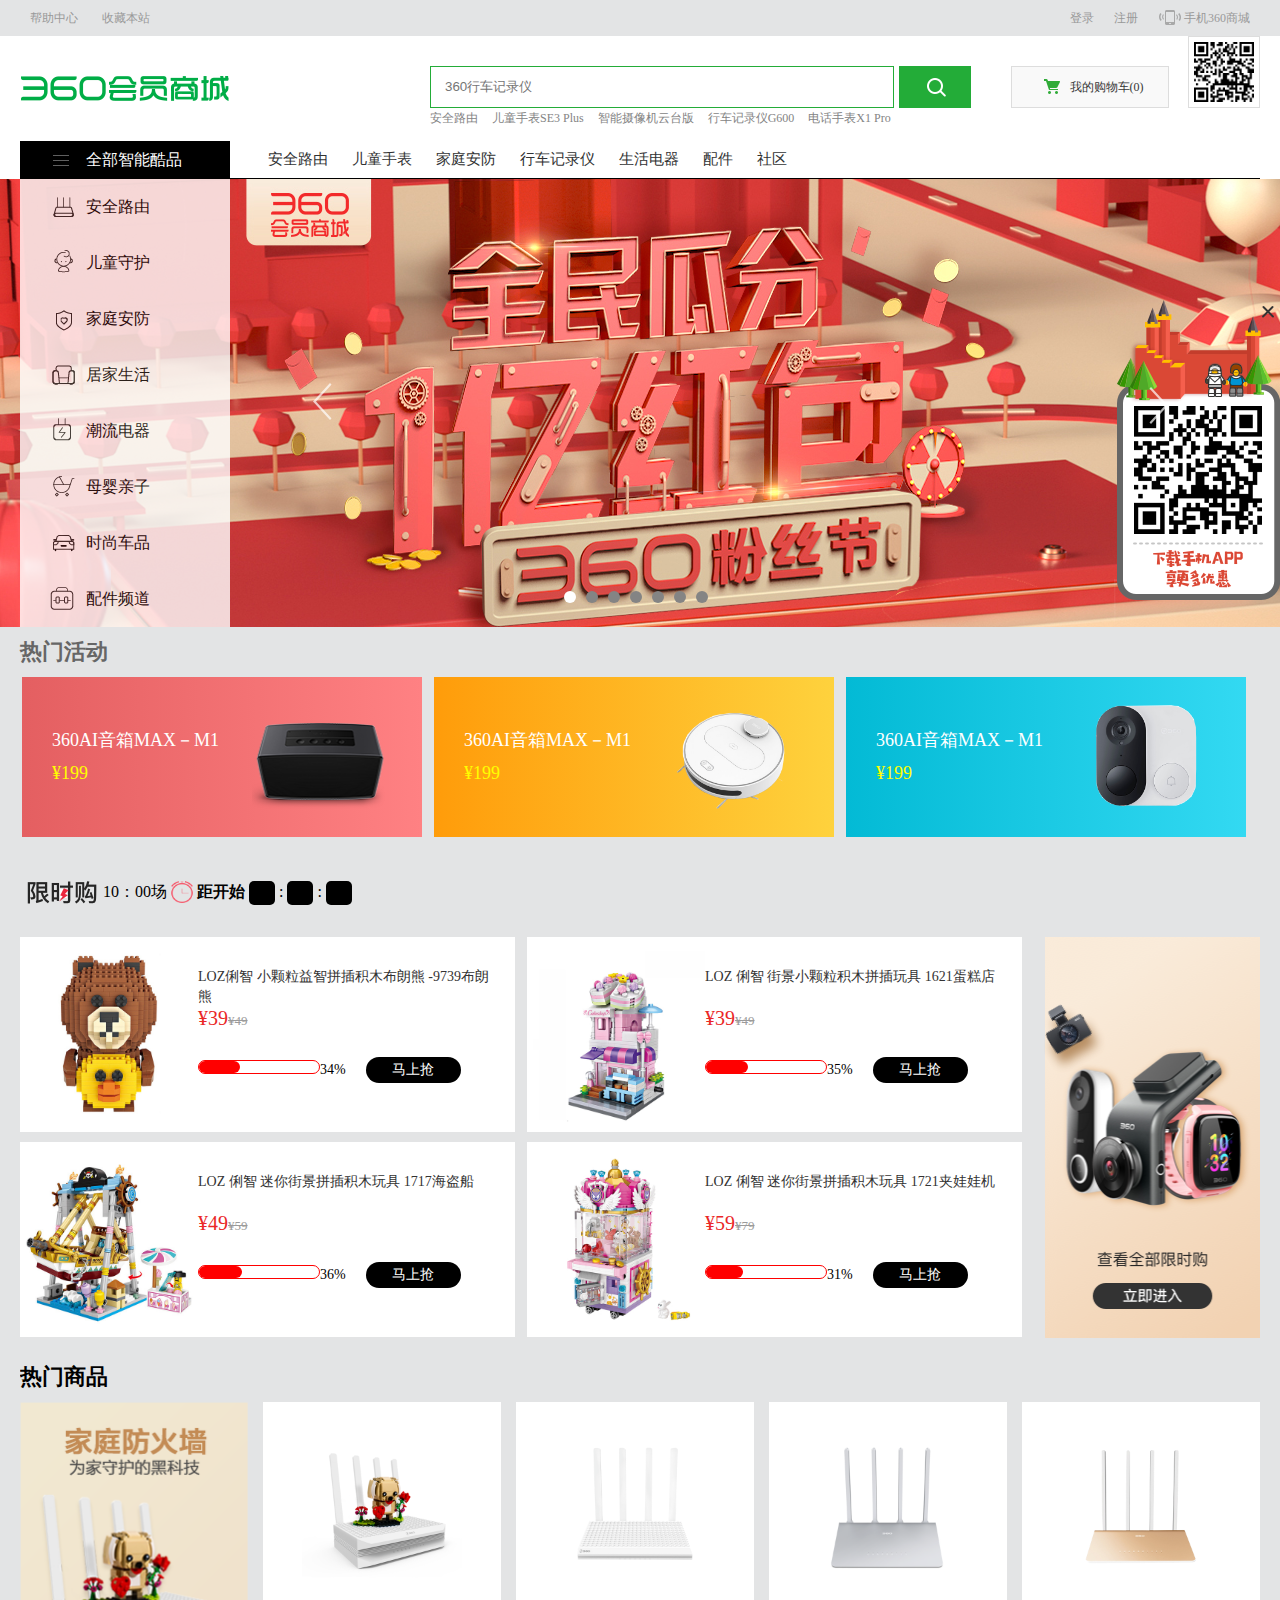
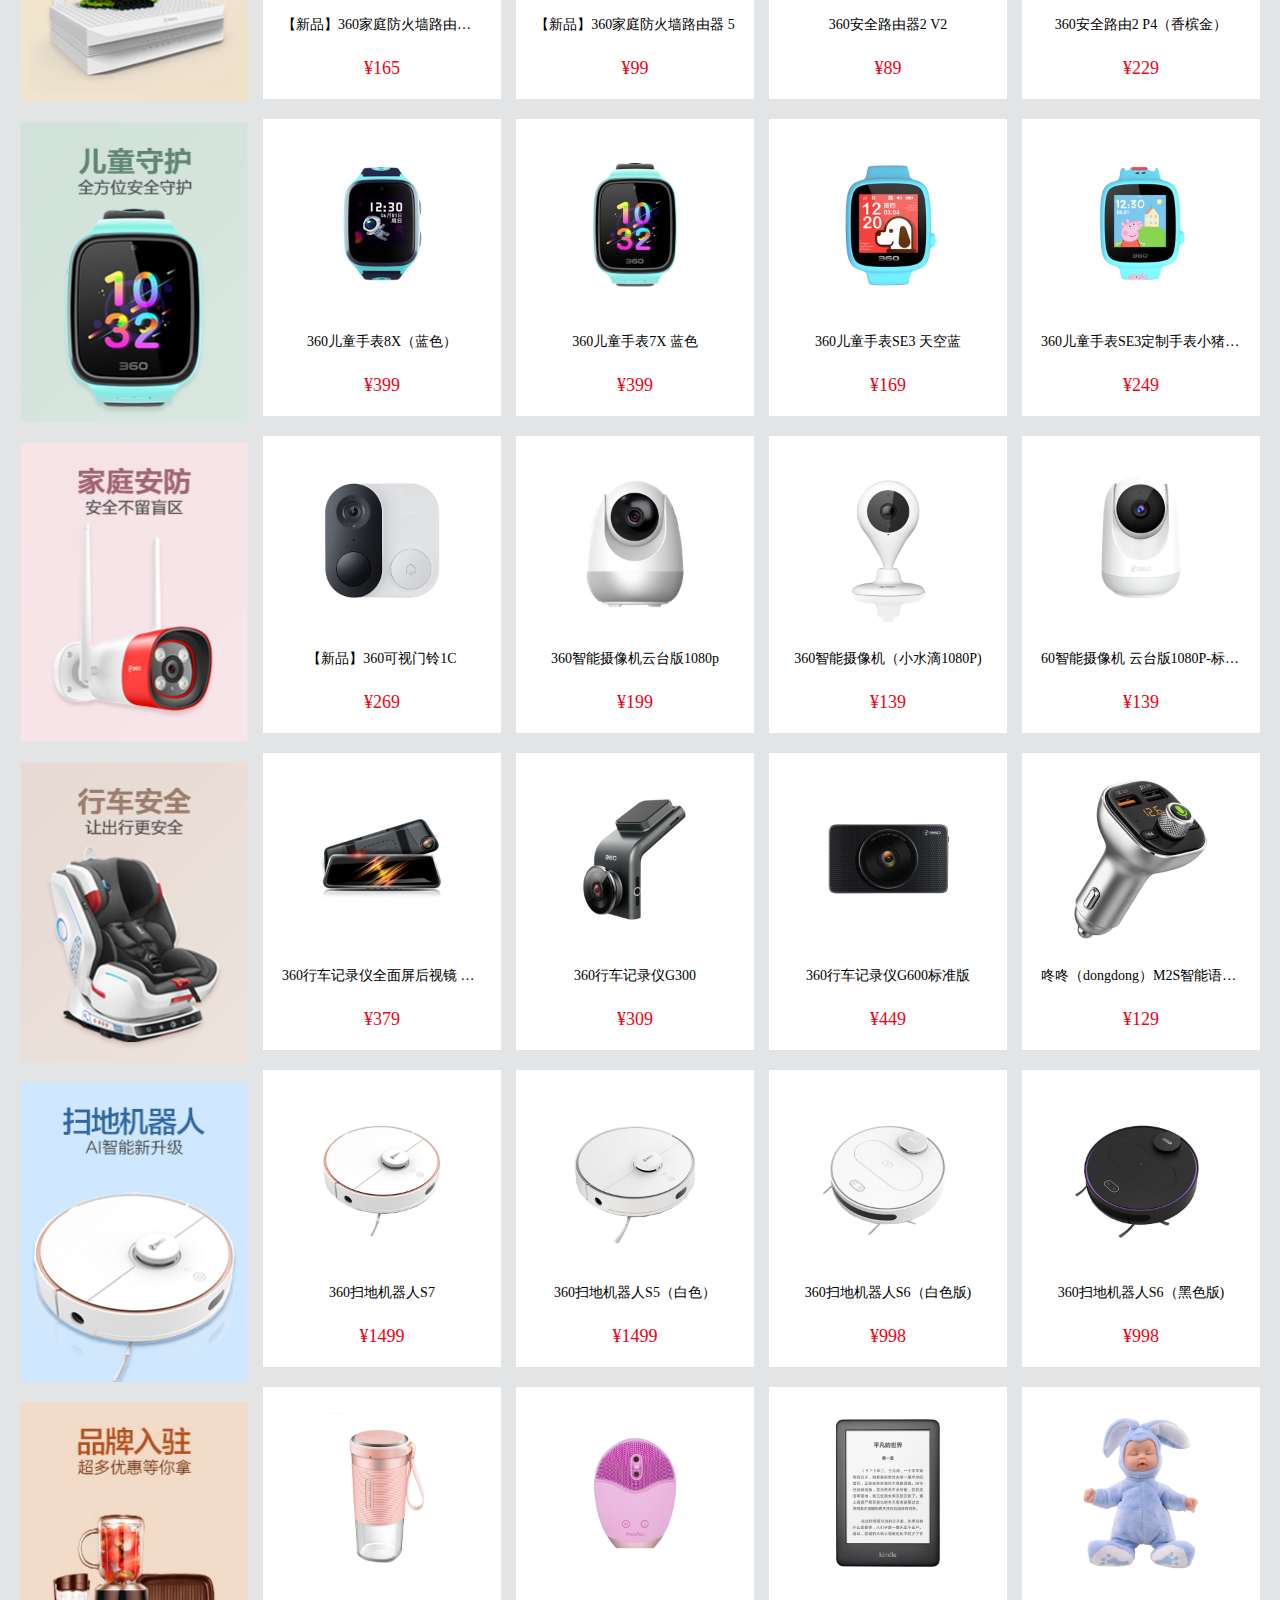
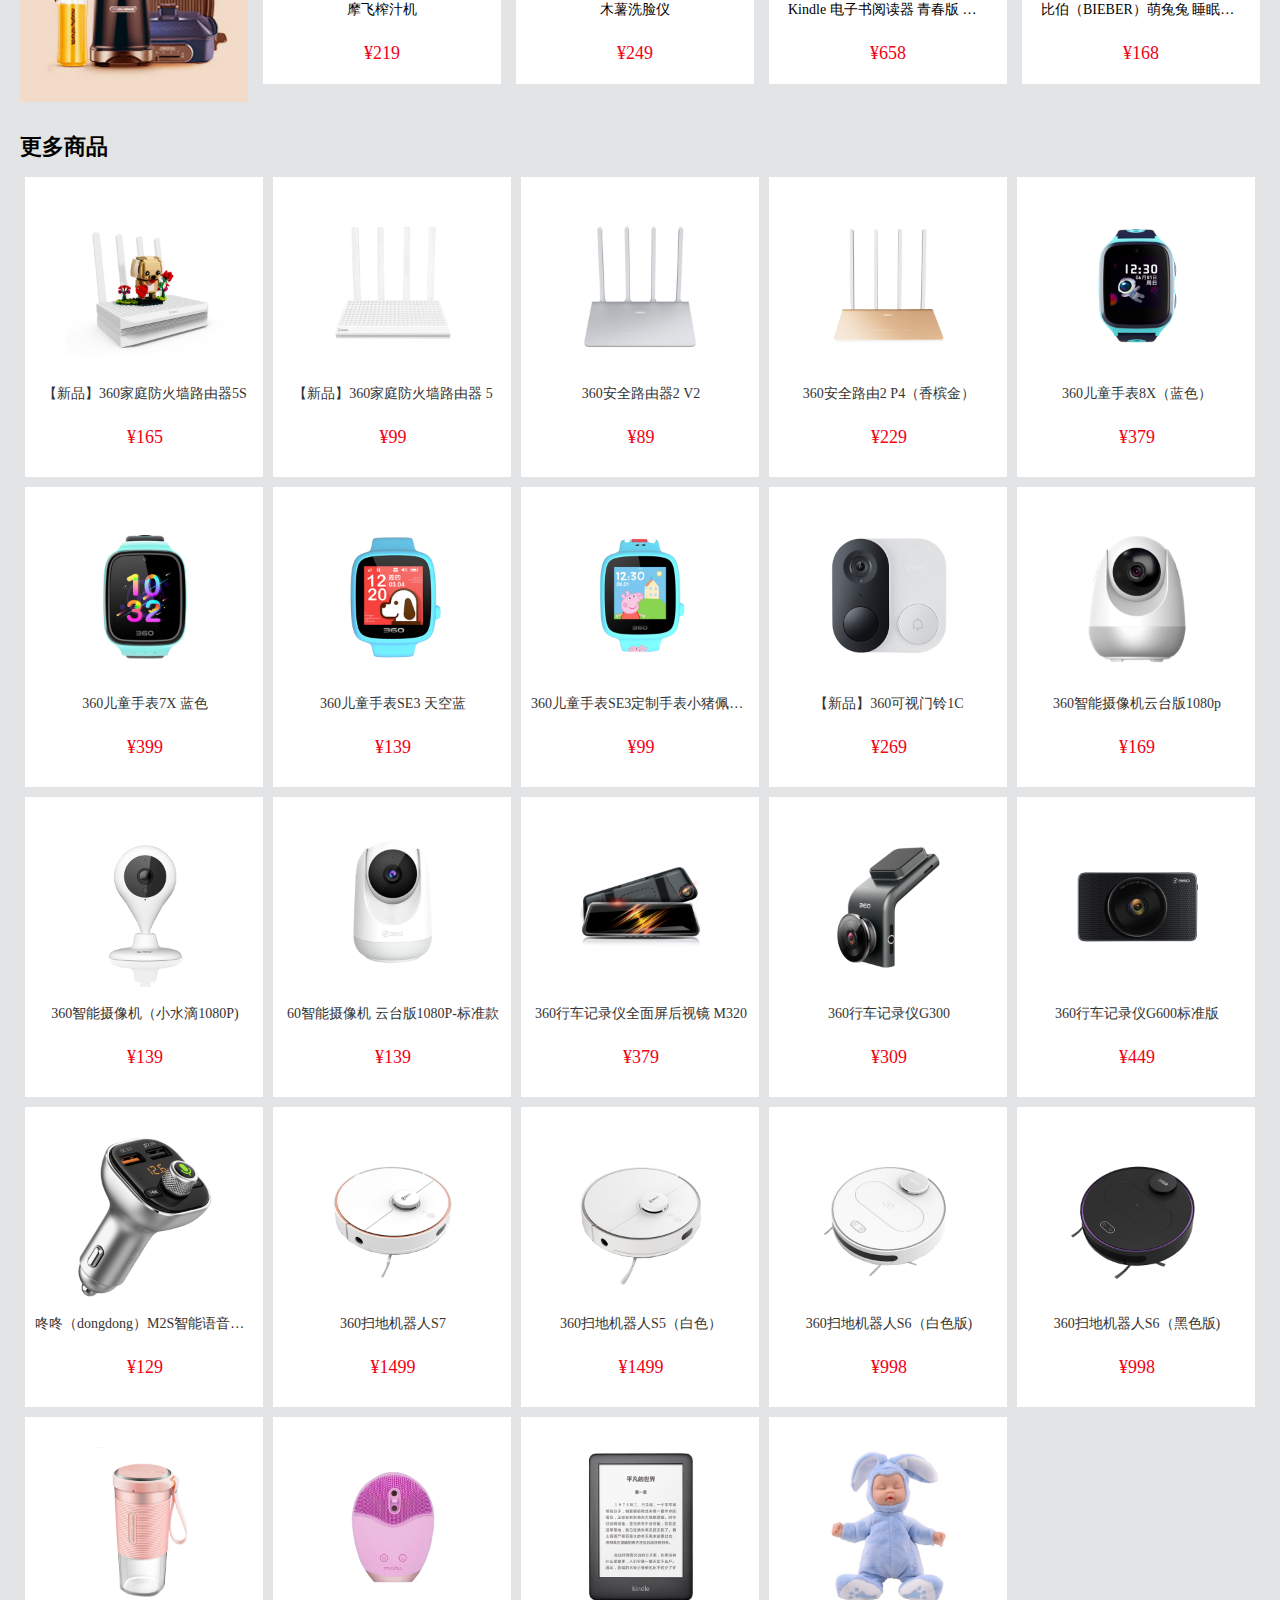
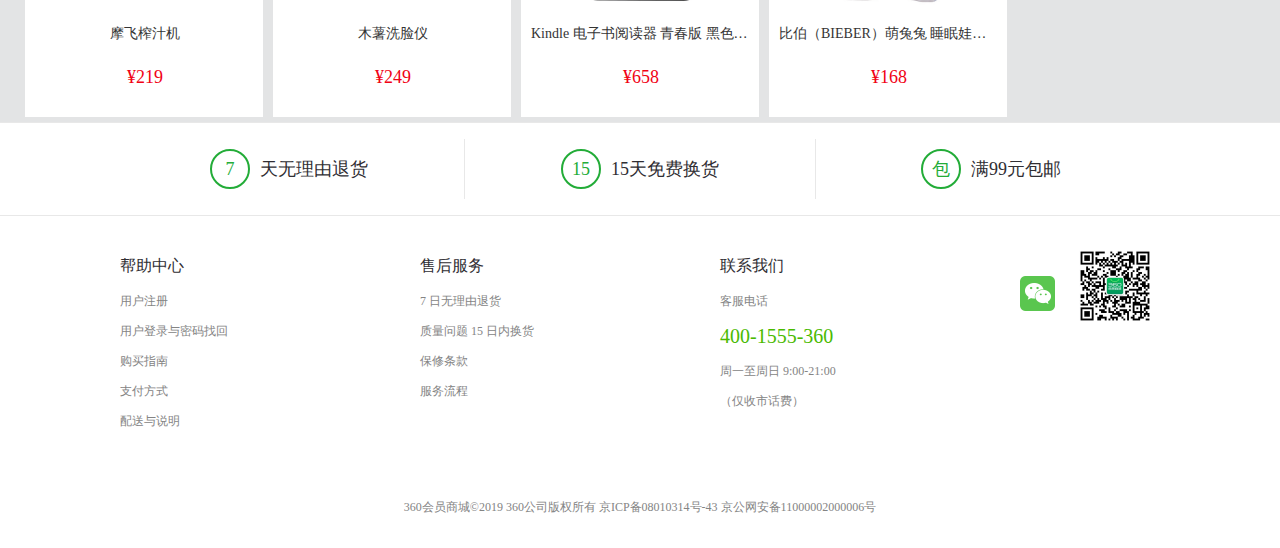
<file: index.html>
<!DOCTYPE html>
<html lang="en">
<head>
    <meta charset="UTF-8">
    <meta name="viewport" content="width=device-width, initial-scale=1.0">
    <meta http-equiv="X-UA-Compatible" content="ie=edge">
    <title>Document</title>
    <link  rel="stylesheet" type="text/css" href="css/header.css"/>
    <link  rel="stylesheet" type="text/css" href="css/index.css"/>
    <link  rel="stylesheet" type="text/css" href="css/foot.css"/>
    <link  rel="stylesheet" type="text/css" href="css/dengluzhuce.css"/>
</head>
<body>
   
        <!--顶部导航-->
        <div class="mod-header">
            <div class="top-contend">
                <div class="topdiva">
                    <a href="##">帮助中心</a>
                    <a href="##">收藏本站</a>
                </div>
                <!--登录注册-->
                <ul class="topul">
                    <li><a  class="denglu">登录</a></li>
                    <li><a  class="zhuce">注册</a></li>
                    <li><a href="##"><span></span>手机360商城</a></li>
                </ul>
                <div class="successdl">
                    <a class="suc-name"></a>
                    <ul>
                        <li class="tuichu-dl">退出</li>
                    </ul>
                </div>
            </div>
        </div>
                 
            <div class="godaohang">
                <!--360图标-->
                <div>
                    <img src="img/logoimg.png">
                </div>
                <div class="search">
                    <div>
                        <!--搜索表单-->
                        <form>
                            <input type="text" class="sinp" placeholder="360行车记录仪">
                            <input type="submit"  class="sub" value="">
                        </form>
                        <!--主要商品-->
                        <p>
                            <a href="##">安全路由</a>
                            <a href="##">儿童手表SE3 Plus</a>
                            <a href="##">智能摄像机云台版</a>
                            <a href="##">行车记录仪G600</a>
                            <a href="##"> 电话手表X1 Pro</a>
                        </p>
                    </div>
                    <!--进入购物车-->
                    <div class="logeincar">
                        <a  class="myshoppingcar  aflay"><span></span>我的购物车<span class="mygoods">(0)</span></a>
                        <div class="gohiderbox">
                            请<a href="##" class="sdenglu">登录</a>后查看您的购物车。
                        </div>
                    </div>

                </div>
                <!--扫二维码-->
                <div class="saomao">
                        <img src="img/topmar.png">
                        <div class="hiddenp">
                            <P>手机360商城</P>
                            <p>扫码下载</p>
                        </div>
                        
                    </div>
                
            </div>
            <!--导航栏-->
            <div class="daohanglan">
                <ul>
                    <li><a href="##"><span></span>全部智能酷品</a>
                        <ul class="right-list">
                            <li>
                                <a hre="##"><span></span>安全路由</a>
                                <div class="secend-leven">
                                    <div class="leven-left">
                                        <dl>
                                            <dt><a href="##">防火墙</a>＞</dt>
                                            <dd>
                                                <a href="##">360家庭防火墙5S</a>
                                                <a href="##">360家庭防火墙5</a>
                                                <a href="##">360家庭防火墙5c</a>
                                            </dd>
                                        </dl>
                                        <dl>
                                            <dt><a href="##">路由器</a>＞</dt>
                                            <dd>
                                                <a href="##">360安全路由P系列</a>
                                                <a href="##">360安全路由T系列</a>
                                                <a href="##">360安全路由V系列</a>
                                            </dd>
                                        </dl>
                                        <dl>
                                                <dt><a href="##">wifi扩展器</a>＞</dt>
                                                <dd>
                                                    <a href="##">360WiFi扩展器 R1</a>
                                                </dd>
                                        </dl>
                                        <dl>
                                            <dt><a href="##">随身wifi 3</a>＞</dt>
                                            <dd>
                                                <a href="##">360随身WiFi 3</a>
                                            </dd>
                                            </dl>

                                    </div>
                                    <img src="img/leven01.webp">

                                </div>
                               
                            </li>
                            <li>
                                <a hre="##"><span></span>儿童守护</a>
                                <div class="secend-leven">
                                        <div class="leven-left">
                                            <dl>
                                                <dt><a href="##">360儿童手表</a>＞</dt>
                                                <dd>
                                                    <a href="##">M1礼盒装</a>
                                                    <a href="##">8x</a>
                                                    <a href="##">x1系列</a>
                                                    <a href="##">7x</a>
                                                    <a href="##">7系列</a>
                                                    <a href="##">SE3系列</a>
                                                    <a href="##">巴迪龙6s</a>
                                                </dd>
                                            </dl>
                                            <dl>
                                                <dt><a href="##">Kido儿童手表</a>＞</dt>
                                                <dd>
                                                    <a href="##">K3系列</a>
                                                    <a href="##">V5系列</a>
                                                    <a href="##">F系列</a>
                                                    <a href="##">X3系列</a>
                                                    <a href="##">B1系列</a>
                                                </dd>
                                            </dl>
                                            <dl>
                                                    <dt><a href="##">手表配件</a>＞</dt>
                                                    <dd>
                                                        <a href="##">手表配件</a>
                                                    </dd>
                                            </dl>
                                         
                                        </div>
                                        <img src="img/leven02.webp">
    
                                    </div>
                            </li>
                            <li>
                                <a href="##"><span></span>家庭安防</a>
                                <div class="secend-leven">
                                        <div class="leven-left">
                                            <dl>
                                                <dt><a href="##">可视门铃</a>＞</dt>
                                                <dd>
                                                    <a href="##">360可视门铃</a>
                                                    <a href="##">360可视门铃1C</a>
                                                </dd>
                                            </dl>
                                                    
                                            <dl>
                                                <dt><a href="##">360智能摄像机</a>＞</dt>
                                                <dd>
                                                    <a href="##">户外红色警戒版</a>
                                                    <a href="##">云台版1080p</a>
                                                    <a href="##">云台标准款</a>
                                                    <a href="##">小水滴1080P</a>
                                                </dd>
                                            </dl>
                                            <dl>
                                                    <dt><a href="##">云录卡</a>＞</dt>
                                                    <dd>
                                                        <a href="##">360智能摄像机云录卡</a>
                                                    </dd>
                                            </dl>
                                            
    
                                        </div>
                                        <img src="img/leven03.webp">
    
                                    </div>
                                 

                                            
                            </li>
                            <li>
                                <a hre="##"><span></span>居家生活</a>
                                <div class="secend-leven">
                                        <div class="leven-left">
                                            <dl>
                                                <dt><a href="##"> 摩飞</a>＞</dt>
                                                <dd>
                                                    <a href="##">充电榨汁杯</a>
                                                    <a href="##">榨汁机</a>
                                                    <a href="##">电热水壶</a>
                                                    <a href="##">榨汁机梅森杯</a>
                                                </dd>
                                            </dl>
                                            <dl>
                                                <dt><a href="##">木薯</a>＞</dt>
                                                <dd>
                                                    <a href="##">电动硅胶洗脸仪</a>
                                                    <a href="##">电动黑头吸出仪</a>
                                                    <a href="##">眼唇按摩仪美眼仪</a>
                                                </dd>
                                            </dl>
                                            <dl>
                                                    <dt><a href="##">大嘴猴</a>＞</dt>
                                                    <dd>
                                                        <a href="##">手柄真空不锈钢保温杯</a>
                                                        <a href="##">不锈钢保温杯380ML</a>
                                                        <a href="##">不锈钢保温杯380ML</a>
                                                        
                                                    </dd>
                                            </dl>
                                            <dl>
                                                <dt><a href="##">桑代</a>＞</dt>
                                                <dd>
                                                    <a href="##">折叠式鞋盒</a>
                                                    <a href="##">空调挡风板</a>
                                                    <a href="##">拉杆购物车</a>
                                                    <a href="##">led灯椭圆化妆镜</a>
                                                    <a href="##">双层收纳盒</a>
                                                    <a href="##">无痕吸盘挂钩</a>
                                                    <a href="##">硅藻泥脚垫</a>
                                                </dd>
                                            </dl>
                                            <dl>
                                                <dt><a href="##">jeune premier</a>＞</dt>
                                                <dd>
                                                    <a href="##">大容量防水进口书包</a>
                                                    <a href="##">大容量防水进口中包</a>
                                                    <a href="##">可爱儿童包</a>
                                                    <a href="##">地图双肩包</a>
                                                </dd>
                                            </dl>
    
                                        </div>
                                        <img src="img/leven04.webp">
    
                                    </div>
                            </li>
    
                            <li>
                                <a hre="##"><span></span>潮流电器</a>
                                <div class="secend-leven">
                                        <div class="leven-left">
                                            <dl>
                                                <dt><a href="##">扫地机器人</a>＞</dt>
                                                <dd>
                                                    <a href="##">扫地机器人S7</a>
                                                    <a href="##">扫地机器人S6</a>
                                                    <a href="##">扫地机器人S5</a>
                                                </dd>
                                            </dl>
                                            <dl>
                                                <dt><a href="##">智能音箱</a>＞</dt>
                                                <dd>
                                                    <a href="##"> 360AI音箱MAX－M1 </a>
                                                    
                                                </dd>
                                            </dl>
                                            <dl>
                                                    <dt><a href="##">Kindle</a>＞</dt>
                                                    <dd>
                                                        <a href="##">电子书墨水屏</a>
                                                        <a href="##">经典版第四代</a>
                                                        <a href="##">咪咕版</a>
                                                        <a href="##">青春版 </a>
                                                    </dd>
                                            </dl>
                                            <dl>
                                                <dt><a href="##">V-MODA</a>＞</dt>
                                                <dd>
                                                    <a href="##">无线蓝牙耳机</a>
                                                    <a href="##">Remix无线蓝牙迷你音箱</a>
                                                    <a href="##">无线蓝牙入耳耳机</a>
                                                </dd>
                                            </dl>
                                            <dl>
                                                <dt><a href="##">Cross Humanity</a>＞</dt>
                                                <dd>
                                                    <a href="##">斗牛犬音响 </a>
                                                    
                                                </dd>
                                            </dl>
                                            <dl>
                                                <dt><a href="##">科大讯飞</a>＞</dt>
                                                <dd>
                                                    <a href="##">智能办公本</a>
                                                    <a href="##">家教机</a>
                                                    <a href="##">翻译机</a>
                                                    <a href="##">口袋翻译机</a>
                                                </dd>
                                            </dl>

    
                                        </div>
                                        <img src="img/leven05.webp">
    
                                    </div>
                            </li>

                      
                            <li>
                                <a hre="##"><span></span>母婴亲子</a>
                                <div class="secend-leven">
                                        <div class="leven-left">
                                            <dl>
                                                <dt><a href="##">360儿童周边</a>＞</dt>
                                                <dd>
                                                    <a href="##">儿童故事机</a>
                                                    <a href="##">防丢手环</a>
                                                </dd>
                                            </dl>
                                            <dl>
                                                <dt><a href="##">乐高</a>＞</dt>
                                                <dd>
                                                    <a href="##">机械组</a>
                                                    <a href="##">科技组</a>
                                                </dd>
                                            </dl>
                                            <dl>
                                                    <dt><a href="##">LOZ俐智</a>＞</dt>
                                                    <dd>
                                                        <a href="##">冰淇淋车</a>
                                                        <a href="##">汽车系列</a>
                                                        <a href="##">迷你街景</a>
                                                        <a href="##">动物系列</a>
                                                        <a href="##">街景系列</a>
                                                        <a href="##">星座系列</a>
                                                    </dd>
                                            </dl>
                                            <dl>
                                                <dt><a href="##">比伯</a>＞</dt>
                                                <dd>
                                                    <a href="##">萌兔兔</a>
                                                    <a href="##">萌怪小熊</a>
                                                </dd>
                                            </dl>
                                            <dl>
                                                <dt><a href="##">法国豆豆</a>＞</dt>
                                                <dd>
                                                    <a href="##">独角兽钥匙扣</a>
                                                    <a href="##">独角兽毛绒玩具</a>
                                                    <a href="##">豆豆兔玩伴</a>
                                                    <a href="##">大号独角兽 </a>
                                                </dd>
                                            </dl>
                                            <dl>
                                                <dt><a href="##">绘特美</a>＞</dt>
                                                <dd>
                                                    <a href="##">儿童涂鸦画板</a>
                                                </dd>
                                            </dl>
    
                                        </div>
                                        <img src="img/leven06.webp">
    
                                    </div>
                            </li>
      
                            <li>
                                <a hre="##"><span></span>时尚车品</a>
                                <div class="secend-leven">
                                        <div class="leven-left">
                                            <dl>
                                                <dt><a href="##">行车记录仪</a>＞</dt>
                                                <dd>
                                                    <a href="##">新品 M320</a>
                                                    <a href="##">智能云镜S600</a>
                                                    <a href="##">G600标准版</a>
                                                    <a href="##">G300</a>
                                                    <a href="##">J501P</a>
                                                    <a href="##">后视镜版M301P</a>
                                                    <a href="##">其他</a>
                                                </dd>
                                            </dl>
                                            <dl>
                                                <dt><a href="##">安全座椅</a>＞</dt>
                                                <dd>
                                                    <a href="##">安全座椅智能头等舱</a>
                                                    <a href="##">安全座椅时尚舒适舱</a>
                                                    <a href="##">360安全路由V系列</a>
                                                </dd>
                                            </dl>
                                            <dl>
                                                    <dt><a href="##">车载电器</a>＞</dt>
                                                    <dd>
                                                        <a href="##">胎压监测仪</a>
                                                        <a href="##">咚咚M2系列</a>
                                                        <a href="##">咚咚M1系列</a>
                                                        <a href="##">其他</a>
                                                    </dd>
                                            </dl>
                                            
    
                                        </div>
                                        <img src="img/leven07.webp">
    
                                    </div>
                            </li>
     
                            <li>
                                <a hre="##"><span></span>配件频道</a>
                                <div class="secend-leven">
                                        <div class="leven-left">
                                            <dl>
                                                <dt><a href="##">车品配件</a>＞</dt>
                                                <dd>
                                                    <a href="##">行车记录仪专用支架</a>
                                                    <a href="##">车载充电器</a>
                                                    <a href="##">行车记录仪蓝牙按键</a>
                                                    <a href="##">车载手机支架</a>
                                                </dd>
                                            </dl>
                                            <dl>
                                                <dt><a href="##">扫地机配件</a>＞</dt>
                                                <dd>
                                                    <a href="##">边刷</a>
                                                    <a href="##">拖布</a>
                                                    <a href="##">其他</a>
                                                  
                                                </dd>
                                            </dl>
                                            <dl>
                                                    <dt><a href="##">手表配件</a>＞</dt>
                                                    <dd>
                                                        <a href="##">表带</a>
                                                    </dd>
                                            </dl>
                                            
    
                                        </div>
                                        <img src="img/leven08.webp">
    
                                    </div>
                            </li>
                           
                        </ul>


                    </li>
                    <li class="dcomna"><a href="##">安全路由</a></li>
                    <li class="dcomna"><a href="##">儿童手表</a></li>
                    <li class="dcomna"><a href="##">家庭安防</a></li>
                    <li class="dcomna"><a href="##">行车记录仪</a></li>
                    <li class="dcomna"><a href="##">生活电器</a></li>
                    <li class="dcomna"><a href="##">配件</a></li>
                    <li class="dcomna"><a href="##">社区</a></li>

                </ul>
            </div>
            <!--轮播图-->
            <div class="lunbobox">
                <a href="##"></a>
                <a href="##"></a>
                <a href="##"></a>
                <a href="##"></a>
                <a href="##"></a>
                <a href="##"></a>
                <a href="##"></a>
                <!--轮播圆点切换-->
                <ul>
                    <li class="active"></li>
                    <li></li>
                    <li></li>
                    <li></li>
                    <li></li>
                    <li></li>
                    <li></li>
                </ul>
                <!--轮播左右切换-->
                <div class="golift"><span></span></div>
                <div class="goright"><span></span></div>
               

            </div>
    <div class="master">   
            <!--热门活动商品-->
            <div class="concent1">
                <h2>热门活动</h2>
                <ul>
                    <li>
                        <a href="##">
                            <div>
                                <p>360AI音箱MAX－M1</p>
                                <p>¥199</p>
                            </div>
                            <img src="img/sping01.png">
                        </a>
                    </li>
                    <li>
                        <a href="##">
                            <div>
                                <p>360AI音箱MAX－M1</p>
                                <p>¥199</p>
                            </div>
                            <img src="img/sping02.png">
                        </a>
                    </li>
                    <li>
                        <a href="##">
                            <div>
                                <p>360AI音箱MAX－M1</p>
                                <p>¥199</p>
                            </div>
                            <img src="img/sping03.png">
                        </a>
                    </li>

                </ul>
           </div>

            <!--限时抢购-->
           <div class="xianshigo">
               <!--限时购倒计时-->
               <ul>
                   <li><img src="img/tit-seckill.png"></li>
                   <li><span class="hidspan">明日</span>10：00场</li>
                   <li><b class="time-stare">距开始</b><span class="spanH"></span>:<span class="spanM"></span>:<span class="spanS"></span></li>
               </ul>

           </div>
           <!--限时购商品板块-->
           <div class="content-rubshopping">
               <ul class="time-goods">
                   <!-- <li>
                        <a href="##"><img src="img/qgimg01.png"></a>
                        <div class="text-box">
                            <p>咚咚驾驶 M1S 智能语音车载MP3蓝牙播放器 黑檀木</p>
                            <p><span class="price">¥199</span><span class="cur-price">¥229</span></p>
                            <p>
                                <span><b></b></span><i>38%</i>
                                <a>马上抢</a>
                            </p>
                        </div>
                   </li> -->

               </ul>
               <a href="##"><img src="img/xianshigoright.png"></a>
           </div>
         <!--热门商品板块-->
           <div class="hot-goods">
               <h3>热门商品</h3>
               <ul>
                   <li><a href="##"><img src="img/sp01.png"></a></li>
                   <li><a href="##"><img src="img/sp02.png"></a></li>
                   <li><a href="##"><img src="img/sp03.png"></a></li>
                   <li><a href="##"><img src="img/sp04.png"></a></li>
                   <li><a href="##"><img src="img/sp05.jpg"></a></li>
                   <li><a href="##"><img src="img/sp06.png"></a></li>
               </ul>
               <ul class="hot-list">
                   <!-- <li>
                       <a href="##">
                            <div><img src="img/sp01img01.png"></div>
                            <P>【新品】360家庭防火墙路由器</P>
                            <P>¥160</P>
                        </a>
                   </li> -->

               </ul>
           </div>
           <div class="mover-goods">
               <h3>更多商品</h3>
               <ul class="more-list">
                   <!-- <li>
                       <a href="##">
                            <div><img src="img/sp01img01.png"></div>
                            <P>【新品】360家庭防火墙路由器</P>
                            <P>¥160</P>
                        </a>
                   </li>  -->
                   
               </ul>
           </div>

    





    </div>
        <!--尾部导航-->
        <div class="foot-banner">
            <ul>
                <li><a href="##"><span>7</span>天无理由退货</a></li>
                <li><a href="##"><span>15</span>15天免费换货</a></li>
                <li><span>包</span>满99元包邮</li>
            </ul>

        </div>
        <!--尾部板块-->
        <div class="footer">
            <ul>
                <li>帮助中心</li>
                <li><a href="##">用户注册</a></li>
                <li><a href="##">用户登录与密码找回</a></li> 
                <li><a href="##">购买指南</a></li>
                <li><a href="##">支付方式</a></li>
                <li><a href="##">配送与说明</a></li>
            </ul>
            <ul>
                <li>售后服务</li>
                <li><a href="##">7 日无理由退货</a></li>
                <li><a href="##">质量问题 15 日内换货</a></li> 
                <li><a href="##">保修条款</a></li>
                <li><a href="##">服务流程</a></li>
                
            </ul>
            <ul>
                <li>联系我们</li>
                <li>客服电话</li>
                <li>400-1555-360</li> 
                <li>周一至周日 9:00-21:00</li>
                <li>（仅收市话费）</li>
                    
            </ul>
            <ul>
                <li>
                    <a href="##"><img src="img/weixin.png"></a>
                </li>
                <li>
                    <img src="img/imgmar.png">
                </li>
            </ul>
                
        </div>
        
        <!--版权声明-->
        <div class="footersing">
            <P>360会员商城©2019 360公司版权所有 京ICP备08010314号-43 京公网安备11000002000006号</P>
        </div>
   




        
    

    
</body>
</html>
<script type="text/javascript" src="js/jquery-1.11.3.js"></script>
<script type="text/javascript" src="js/index.js"></script>
<script type="text/javascript" src="js/denglu.js"></script>
<script type="text/javascript" src="js/zhuce.js"></script>
</file>
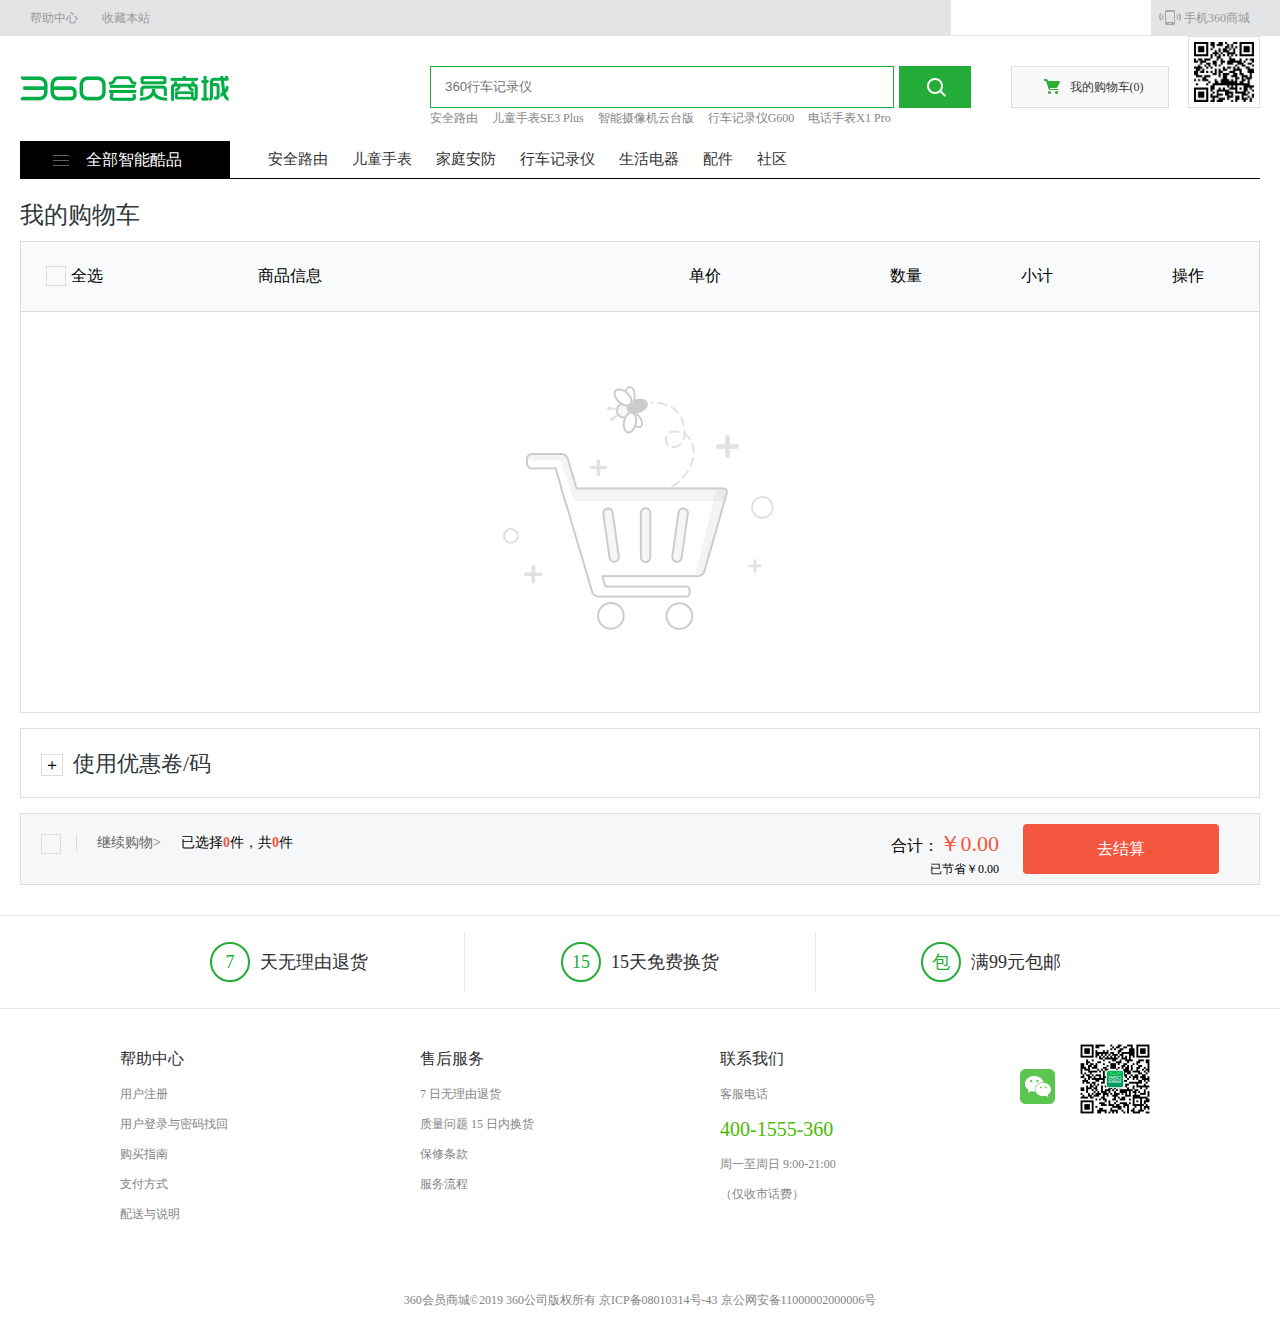
<file: shoppingcar.html>
<!DOCTYPE html>
<html lang="en">
<head>
    <meta charset="UTF-8">
    <meta name="viewport" content="width=device-width, initial-scale=1.0">
    <meta http-equiv="X-UA-Compatible" content="ie=edge">
    <title>Document</title>
    <link  rel="stylesheet" type="text/css" href="css/header.css"/>
    <link  rel="stylesheet" type="text/css" href="css/foot.css"/>
    <link  rel="stylesheet" type="text/css" href="css/shoppingcar.css"/>
</head>
<body>
<!--顶部导航-->
<div class="mod-header">
        <div class="top-contend">
            <div class="topdiva">
                <a href="##">帮助中心</a>
                <a href="##">收藏本站</a>
            </div>
            <!--登录注册-->
            <ul class="topul">
                <li><a  class="denglu">登录</a></li>
                <li><a  class="zhuce">注册</a></li>
                <li><a href="##"><span></span>手机360商城</a></li>
            </ul>
            <div class="successdl">
                <a class="suc-name"></a>
                <ul>
                    <li class="tuichu-dl">退出</li>
                </ul>
            </div>
        </div>
    </div>
             
        <div class="godaohang">
            <!--360图标-->
            <div>
                <img src="img/logoimg.png">
            </div>
            <div class="search">
                <div>
                    <!--搜索表单-->
                    <form>
                        <input type="text" class="sinp" placeholder="360行车记录仪">
                        <input type="submit"  class="sub" value="">
                    </form>
                    <!--主要商品-->
                    <p>
                        <a href="##">安全路由</a>
                        <a href="##">儿童手表SE3 Plus</a>
                        <a href="##">智能摄像机云台版</a>
                        <a href="##">行车记录仪G600</a>
                        <a href="##"> 电话手表X1 Pro</a>
                    </p>
                </div>
                <!--进入购物车-->
                <div class="logeincar">
                    <a  class="myshoppingcar  aflay"><span></span>我的购物车<span class="mygoods">(0)</span></a>
                    <div class="gohiderbox">
                        请<a href="##" class="sdenglu">登录</a>后查看您的购物车。
                    </div>
                </div>

            </div>
            <!--扫二维码-->
            <div class="saomao">
                    <img src="img/topmar.png">
                    <div class="hiddenp">
                        <P>手机360商城</P>
                        <p>扫码下载</p>
                    </div>
                    
                </div>
            
        </div>
        <!-- 导航栏 -->
        <div class="daohanglan">
                <ul>
                    <li><a href="##"><span></span>全部智能酷品</a></li>
                    <li class="dcomna"><a href="##">安全路由</a></li>
                    <li class="dcomna"><a href="##">儿童手表</a></li>
                    <li class="dcomna"><a href="##">家庭安防</a></li>
                    <li class="dcomna"><a href="##">行车记录仪</a></li>
                    <li class="dcomna"><a href="##">生活电器</a></li>
                    <li class="dcomna"><a href="##">配件</a></li>
                    <li class="dcomna"><a href="##">社区</a></li>

                </ul>
        </div>
        

        <div class="goodsbox">
               <h2>我的购物车</h2>
               <div class="divlist">
                   <table class="tab">
                       <thead>
                           <tr>
                               <td><span class="btn-all"  aria-checked="false">√</span>全选</td>
                               <td></td>
                               <td>商品信息</td>
                               <td>单价</td>
                               <td>数量</td>
                               <td>小计</td>
                               <td>操作</td>
                           </tr>
                       </thead>
                       <tbody class="trbox">
                            <!-- <tr>
                                <td><span class="choosegoods"  aria-checked="false">√</span></td>
                                <td><img src="img/tu01xqimgmin01.png"></td>
                                <td>【新品】360家庭防火墙路由器 5</td>
                                <td>￥99.00</td>
                                <td><button class="btn-red">-</button><span>1</span><button class="btn-add">+</button></td>
                                <td>￥99.00</td>
                                <td><span class="shanchu">X</span></td>
                            </tr>
                            <tr>
                                <td><span class="choosegoods"  aria-checked="false">√</span></td>
                                <td><img src="img/tu01xqimgmin01.png"></td>
                                <td>【新品】360家庭防火墙路由器 5</td>
                                <td>￥99.00</td>
                                <td><button class="btn-red">-</button><span>1</span><button class="btn-add">+</button></td>
                                <td>￥99.00</td>
                                <td><span class="shanchu">X</span></td>
                            </tr>
                            <tr>
                                <td><span class="choosegoods"  aria-checked="false">√</span></td>
                                <td><img src="img/tu01xqimgmin01.png"></td>
                                <td>【新品】360家庭防火墙路由器 5</td>
                                <td>￥99.00</td>
                                <td><button class="btn-red">-</button><span>1</span><button class="btn-add">+</button></td>
                                <td>￥99.00</td>
                                <td><span class="shanchu">X</span></td>
                            </tr> -->
                        </tbody>

                   </table>
                   <div class="empty-car">
                       <img src="img/empty-cart.png">
                   </div>

               </div>
               <div class="youhui">
                   <span>＋</span>
                   <h2>使用优惠卷/码</h2>
               </div>
               <diV class="states">
                   <div>
                       <span class="btn-all" aria-checked="false">√</span>
                       <a href="index.html">继续购物></a>
                       <span>已选择<b class="choosed">0</b>件，共<b class="All-goods">0</b>件</span>
                   </div>

                   <div>
                       <p>合计：<span class="allvalue">￥0.00</span></p>
                       <p>已节省<span class="savemoney">￥0.00</span></p>

                   </div>
                   <a href="##" class="gosuanzhang">去结算</a>

               </diV>



        </div>







         <!--尾部导航-->
         <div class="foot-banner">
            <ul>
                <li><a href="##"><span>7</span>天无理由退货</a></li>
                <li><a href="##"><span>15</span>15天免费换货</a></li>
                <li><span>包</span>满99元包邮</li>
            </ul>

        </div>
        <!--尾部板块-->
        <div class="footer">
            <ul>
                <li>帮助中心</li>
                <li><a href="##">用户注册</a></li>
                <li><a href="##">用户登录与密码找回</a></li> 
                <li><a href="##">购买指南</a></li>
                <li><a href="##">支付方式</a></li>
                <li><a href="##">配送与说明</a></li>
            </ul>
            <ul>
                <li>售后服务</li>
                <li><a href="##">7 日无理由退货</a></li>
                <li><a href="##">质量问题 15 日内换货</a></li> 
                <li><a href="##">保修条款</a></li>
                <li><a href="##">服务流程</a></li>
                
            </ul>
            <ul>
                <li>联系我们</li>
                <li>客服电话</li>
                <li>400-1555-360</li> 
                <li>周一至周日 9:00-21:00</li>
                <li>（仅收市话费）</li>
                    
            </ul>
            <ul>
                <li>
                    <a href="##"><img src="img/weixin.png"></a>
                </li>
                <li>
                    <img src="img/imgmar.png">
                </li>
            </ul>
                
        </div>
        
        <!--版权声明-->
        <div class="footersing">
            <P>360会员商城©2019 360公司版权所有 京ICP备08010314号-43 京公网安备11000002000006号</P>
        </div>
   






    
</body>
</html>
<script src="js/jquery-1.11.3.js"></script>
<script src="js/shoppcar.js"></script>
</file>
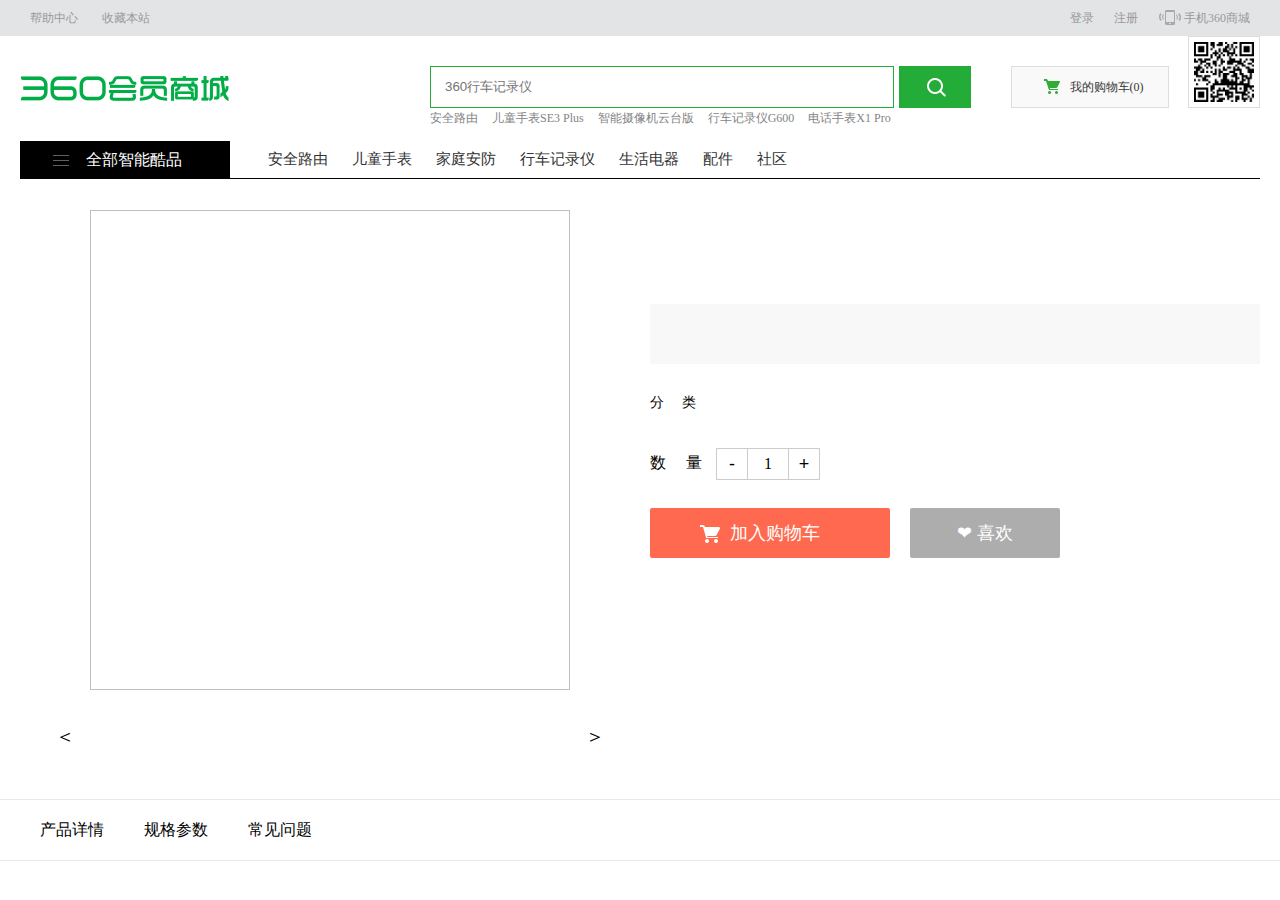
<file: xiangqing.html>
<!DOCTYPE html>
<html lang="en">
<head>
    <meta charset="UTF-8">
    <meta name="viewport" content="width=device-width, initial-scale=1.0">
    <meta http-equiv="X-UA-Compatible" content="ie=edge">
    <title>Document</title>
    <link  rel="stylesheet" type="text/css" href="css/header.css"/>
    <link  rel="stylesheet" type="text/css" href="css/dengluzhuce.css"/>
    <link  rel="stylesheet" type="text/css" href="css/xiangqing.css"/>
</head>
<body>
     <!--顶部导航-->
       <div class="mod-header">
            <div class="top-contend">
                <div class="topdiva">
                    <a href="##">帮助中心</a>
                    <a href="##">收藏本站</a>
                </div>
                <!--登录注册-->
                <ul class="topul">
                    <li><a  class="denglu">登录</a></li>
                    <li><a  class="zhuce">注册</a></li>
                    <li><a href="##"><span></span>手机360商城</a></li>
                </ul>
                <div class="successdl">
                    <a class="suc-name"></a>
                    <ul>
                        <li class="tuichu-dl">退出</li>
                    </ul>
                </div>
            </div>
        </div>
                 
            <div class="godaohang">
                <!--360图标-->
                <div>
                    <img src="img/logoimg.png">
                </div>
                <div class="search">
                    <div>
                        <!--搜索表单-->
                        <form>
                            <input type="text" class="sinp" placeholder="360行车记录仪">
                            <input type="submit"  class="sub" value="">
                        </form>
                        <!--主要商品-->
                        <p>
                            <a href="##">安全路由</a>
                            <a href="##">儿童手表SE3 Plus</a>
                            <a href="##">智能摄像机云台版</a>
                            <a href="##">行车记录仪G600</a>
                            <a href="##"> 电话手表X1 Pro</a>
                        </p>
                    </div>
                    <!--进入购物车-->
                    <div class="logeincar">
                        <a  class="myshoppingcar  aflay"><span></span>我的购物车<span class="mygoods">(0)</span></a>
                        <div class="gohiderbox">
                            请<a href="##" class="sdenglu">登录</a>后查看您的购物车。
                        </div>
                    </div>

                </div>
                <!--扫二维码-->
                <div class="saomao">
                        <img src="img/topmar.png">
                        <div class="hiddenp">
                            <P>手机360商城</P>
                            <p>扫码下载</p>
                        </div>
                        
                    </div>
                
            </div>
            <!-- 导航栏 -->
            <div class="daohanglan">
                    <ul>
                        <li><a href="##"><span></span>全部智能酷品</a></li>
                        <li class="dcomna"><a href="##">安全路由</a></li>
                        <li class="dcomna"><a href="##">儿童手表</a></li>
                        <li class="dcomna"><a href="##">家庭安防</a></li>
                        <li class="dcomna"><a href="##">行车记录仪</a></li>
                        <li class="dcomna"><a href="##">生活电器</a></li>
                        <li class="dcomna"><a href="##">配件</a></li>
                        <li class="dcomna"><a href="##">社区</a></li>
    
                    </ul>
            </div>
            <div class="content-box">
                <div class="content-leftbox">
                    <div>
                        <img  class="bimg">

                    </div>
                    <div>
                        <span class="rightBtn">＞</span>
                        <span class="leftBtn">＜</span>
                        <div>
                            <ul class="img-list">
                                <!-- <li><img src="img/tu01xqimgmin01.png" data-src="img/tu01xqimgbig01.png"></li>
                                <li><img src="img/tu01xqimgmin02.png" data-src="img/tu01xqimgbig02.png"></li>
                                <li><img src="img/tu01xqimgmin03.png" data-src="img/tu01xqimgbig03.png"></li>
                                <li><img src="img/tu01xqimgmin04.png" data-src="img/tu01xqimgbig04.png"></li>
                                <li><img src="img/tu01xqimgmin05.png" data-src="img/tu01xqimgbig05.png"></li>
                                <li><img src="img/tu01xqimgmin04.png" data-src="img/tu01xqimgbig04.png"></li>
                                <li><img src="img/tu01xqimgmin05.png" data-src="img/tu01xqimgbig05.png"></li> -->
                        
                            </ul>
                        </div>

                    </div>
                </div>
                <div class="content-rightbox">
                    <ul>
                        <li class="goods-title"></li>
                        <li><span class="goods-price"></span></li>
                        <li>
                            <dl>
                                <dt><span>分&nbsp;&nbsp;&nbsp;&nbsp;&nbsp;类</span></dt>
                                <dd class="leixing">
                                    <!-- <a>路由器p1</a> -->
                                </dd>
                            </dl>
                        </li>
                        <li>
                            <span>数&nbsp;&nbsp;&nbsp;&nbsp;&nbsp;量</span>
                                    
                            <button class="btn-red">-</button><span class="goodsnumber">1</span><button class="btn-add">+</button>
                            
                        </li>
                        <li>
                            <a class="go-shoppingcar"><span></span>加入购物车</a>
                            <span class="love">❤&nbsp;喜欢</span>
                        </li>
                    </ul>


                </div>
            </div>
<div class="footerbox">
    <div class="danbox">
        <a>产品详情</a>
        <a>规格参数</a>
        <a>常见问题</a>
        

    </div>
</div>







    
</body>
</html>
<script  type="text/javascript" src="js/jquery-1.11.3.js"></script>
<script  type="text/javascript" src="js/denglu.js"></script>
<script  type="text/javascript" src="js/zhuce.js"></script>
<script  type="text/javascript" src="js/xiangqing.js"></script>
</file>
<file: css/header.css>
*{margin: 0;padding: 0;}
li{list-style: none}
a{text-decoration: none}
img{border: none;vertical-align: middle}


.master{
    width: 100%;
    height:100%;
    background:#e3e4e5;

}

.mod-header{
    width: 100%;
    background: #e3e4e5;
}

.top-contend{
    width: 1240px;
    height: 36px;
    margin: 0 auto;
    position: relative;
   
}

.top-contend .topdiva{
    float: left;

}
.top-contend a{
    font-size: 12px;
    color: #999;
}
.top-contend a:hover{
    color: #23ac38;
}

.topdiva a{
    display: inline-block;
    margin: 0 10px;
    height: 36px;
    line-height: 36px;
    vertical-align: middle;
        
}

.top-contend .topul{
    float: right;
}
.topul li{
    float: left;
    position: relative;
}

.topul li a{
    display: inline-block;
    margin: 0 10px;
    height: 36px;
    line-height: 36px;
    cursor: pointer;
}
.topul li:nth-child(3) a{
    padding-left:26px; 
}

@keyframes rotateme{
    0% {
        -webkit-transform: rotate(-10deg);
        transform: rotate(-10deg);
    }
    20% {
        -webkit-transform: rotate(0deg);
        transform: rotate(0deg);
    }
    50% {
        -webkit-transform: rotate(10deg);
        transform: rotate(10deg);
    }
    70% {
        -webkit-transform: rotate(0deg);
        transform: rotate(0deg);
    }
    100% {
        -webkit-transform: rotate(-10deg);
        transform: rotate(-10deg);
    }
}
.topul span{
    position: absolute;
    top: 10px;
    left: 11px;
    width: 22px;
    height: 15px;
    background: url(../img/head-icons.png) no-repeat -2px -268px;
    -webkit-animation: rotateme .3s infinite;
    animation: rotateme .3s infinite;
    
}

.successdl{
    position: absolute;
    display: none;
    height: 36px;
    width: 200px;
    background: #e3e4e5;
    top:-2px;
    right: 110px;
    
}

.successdl>a{
    display: block;
    width: 100%;
    height: 100%;
    text-align: center;
    line-height: 36px;
    cursor: pointer;
    font-size: 20px;
    color: #f10215;
    background: #fff;
    border: 1px solid #e3e4e5;

}

.successdl:hover ul{
    display: block;
}


.successdl ul{
    position: absolute;
    top:36px;
    left: 0;
    width: 200px;
    overflow: hidden;
    display: none;
    z-index: 500;
}
.successdl ul li{
    width: 200px;
    height: 30px;
    text-align:center;
    line-height: 30px;
    background: #f10215;
    color: #fff;
    cursor: pointer;
}








.godaohang{
    width: 1240px;
    height: 105px;
    margin: 0 auto;
    position: relative;
    
}

.godaohang div{
    float: left;
}

.godaohang .search{
    padding: 30px 0 0 200px;
    width: 740px;
}

.search .sinp{
    float: left;
    width: 434px;
    height: 40px;
    padding: 0 14px;
    line-height: 40px;
    border: 1px solid #23ac38;
    outline: none;
}

.search .sub{
    float: left;
    margin-left: 5px;
    width: 72px;
    height: 42px;
    background:url(../img/head-icons.png) no-repeat 24px -110px #23ac38;
    border: 0;
    cursor: pointer;
}

.search p{
    margin-top: 9px;
}

.search p a{
    margin-right: 10px;
    color: #848484;
    font-size: 12px;
}

.search p a:hover{
    color: orangered;
}


.myshoppingcar{
    display: inline-block;
    position: absolute;
    left: 0;
    top: 0;
    width: 156px;
    height: 40px;
    line-height: 40px;
    text-align: center;
    background: #f9f9f9;
    color: #363636;
    border: 1px solid #ddd;
    font-size: 12px;
    z-index: 200;
    cursor: pointer;
}

.myshoppingcar span:nth-child(1){
    display: inline-block;
    width: 20px;
    height: 15px;
    margin: 0 6px -3px 7px;
    background: url(../img/head-icons.png) 0 0 no-repeat;
}


.logeincar{
    position: relative;
    width: 158px;
    height: 42px;
    margin-left:40px;
}
.myshoppingcar:hover{
    background: #fff;
    color: #23ac38;
}


.gohiderbox{
    position: absolute;
    right: 0;
    top: 42px;
    background: #fff;
    z-index: 101;
    width: 380px;
    font-size: 12px;
    margin-top: -1px;
    border: 1px solid #ddd;
    text-align: center;
    padding: 40px 0;
    display: none;
   
}

.gohiderbox a{
    color: #23ac38;
    text-decoration: underline;
}

.logeincar:hover .aflay{
    background: #fff;
    color: #23ac38;
    border-bottom: none;
    height: 41px;
    z-index: 102;
}

.logeincar:hover .gohiderbox{
    display: block;
}


.saomao{
    position: absolute;
    top: 0;
    right: 0;
    padding: 5px;
    border: 1px solid #ddd;
    background:#fff;
    z-index: 200; 
} 

.saomao img{
    width: 60px;
    height:60px;
    float: left;
}

.saomao .hiddenp{
    float: left;
    display: none;
    padding: 10px 0;
}

.hiddenp p:nth-child(1){
    font-size: 12px;
    padding-left:10px;
}

.hiddenp p:nth-child(2){
    margin-top: 5px;
    font-size: 12px;
    line-height: 14px;
    width: 100px;
    color: #f10215;
    padding-left:10px;

}

.saomao:hover .hiddenp{
    display: block;  
}

.daohanglan{
    width: 1240px;
    height: 37px;
    margin: 0 auto;
    border-bottom: 1px solid #000;
}

.daohanglan>ul>li{
    float: left;
}

.daohanglan>ul>li>a{
    display: block;
    height: 37px;
}

.daohanglan>ul>li:nth-child(1){
    background: #000;
    margin-right: 26px;
    position: relative;
  
}

.daohanglan>ul>li:nth-child(1)>a{
    position: relative;
    width: 144px;
    color: #fff;
    line-height: 37px;
    padding-left: 36px;
    margin-left: 30px;

}

.daohanglan>ul>li:nth-child(1)>a>span{
    position: absolute;
    left: 0;
    top: 7px;
    width: 26px;
    height: 26px;
    opacity: 0.6;
    background: url(../img/head-icons.png) no-repeat 3px -300px;
}
.daohanglan>ul>li:nth-child(1):hover span{
    opacity: 1;
}


.dcomna {
    padding: 0 12px;
}

.dcomna a{
    display: block;
    line-height: 37px;
    font-size: 15px;
    color: #323334;
}

.dcomna:hover a{
    color: #4aba00;
}
</file>
<file: css/index.css>
*{margin: 0;padding: 0;}
li{list-style: none}
a{text-decoration: none}
img{border: none;vertical-align: middle}


.fixedbx{
     width: 100%;
     height: 100%;
     position: relative;
     cursor: pointer;
}   
.fixedbx .xbutton{
     display: block;
     width: 24px;
     height: 24px;
     background: url(../img/xbutton.png) no-repeat;
     position: absolute;
     right: 0;
     top: 0;
    
}
 
/* 二级导航加选项卡 */
.daohanglan>ul>li:nth-child(1) ul{
    position: absolute;
    top:38px;
    left: 0;
    width: 210px;
    z-index: 10;
   
    
}

.right-list li{
    width: 210px;
    height:56px;
    opacity: 0.8;
    background: #fff;

}

.right-list li>a{
    display: block;
    position: relative;
    width: 144px;
    height: 100%;
    padding-left: 36px;
    line-height: 56px;
    margin-left: 30px;
    color:#000;
}

.right-list li>a>span{
    display:block;
    position: absolute;
    left:0;
    top:15px;
    width: 26px;
    height:26px;


}

.right-list li:nth-child(1)>a span{
    background: url(../img/erjitubiao.png) no-repeat -40px  -20px;
}
.right-list li:nth-child(2)>a span{
    background: url(../img/erjitubiao.png) no-repeat -40px  -70px;
}
.right-list li:nth-child(3)>a span{
    background: url(../img/erjitubiao.png) no-repeat -40px  -116px;
}
.right-list li:nth-child(4)>a span{
    background: url(../img/erjitubiao.png) no-repeat -40px  -214px;
}
.right-list li:nth-child(5)>a span{
    background: url(../img/erjitubiao.png) no-repeat -40px  -264px;
}
.right-list li:nth-child(6)>a span{
    background: url(../img/erjitubiao.png) no-repeat -40px  -312px;
}
.right-list li:nth-child(7)>a span{
    background: url(../img/erjitubiao.png) no-repeat -40px  -166px;
}
.right-list li:nth-child(8)>a span{
    background: url(../img/erjitubiao.png) no-repeat -40px  -361px;
}




.right-list li:hover{
    background: #fff;
    opacity:1;
   
}
.right-list li:hover .secend-leven{
    display: block;
}

.secend-leven{
    position: absolute;
    top:1px;
    left: 210px;
    width: 1030px;
    height:400px;
    background:#fff;
    z-index:100 ;
    display: none;
    padding:24px 0;
}

.secend-leven .leven-left{
    width: 700px;
    height: 400px;
    margin-left: 20px;
    float: left;
}

.leven-left dl{
    width: 100%;
    overflow: hidden;
    margin-bottom: 13px;
   
}
.leven-left dt{
    float: left;
    margin-top: 2px;
    width: 130px;
    line-height: 16px;
    text-align: left;
    font-size: 10px; 
}
.leven-left dt a{
    display:inline-block;
    width: 100px;
    height: 33px;
    font-size: 14px;
    font-weight:bold;
    color:#000;
}

.leven-left dd{
    float: left;
    width:570px ;
    padding-bottom: 13px;
    line-height: 16px;
    border-bottom: 1px dashed #e0e0e0;
    
}
.leven-left dd a{
  float: left;
  margin-right:15px;
  line-height: 22px;
  font-size: 14px;
  color:#323334;
}
.secend-leven  img{
    display: block;
    float: left;
}






/* 轮播图 */
.lunbobox{
    width:100%;
    height: 448px; 
    position: relative;
}

.lunbobox a{
    display: block;
    position: absolute;
    width: 100%;
    height: 100%;
    left: 0;
    top: 0;
    opacity: 0;
}
.golift{
    width: 42px;
    height: 72px;
    position: absolute;
    top:50%;
    left:302px;
    margin-top: -36px;
    z-index: 2;

}

.golift span{
    display: block;
    width: 42px;
    height: 72px;
    background: url(../img/icons.png) no-repeat -179px -143px;
  
}

.goright{
    width: 42px;
    height: 72px;
    position: absolute;
    top:50%;
    right:100px;
    margin-top: -36px;
    z-index: 5;
}

.goright span{
    display: block;
    width: 42px;
    height: 72px;
    background: url(../img/icons.png) no-repeat -179px -70px;
}

.lunbobox>div:hover{
    cursor: pointer;
    background: #000;
    opacity: 0.6;

}

.lunbobox a:nth-of-type(1){
    opacity: 1;
    z-index: 1;
    background: url(../img/lunbo01.jpg)  -250px 0;
}
.lunbobox a:nth-of-type(2){
    background: url(../img/lunbo02.webp)  -250px 0;
}
.lunbobox a:nth-of-type(3){
    background: url(../img/lunbo03.webp)  -250px 0;
}

.lunbobox a:nth-of-type(4){
    background: url(../img/lunbo04.webp)  -250px 0;
}

.lunbobox a:nth-of-type(5){
    background: url(../img/lunbo05.webp)  -250px 0;
}

.lunbobox a:nth-of-type(6){
    background: url(../img/lunbo06.webp)  -250px 0;
}

.lunbobox a:nth-of-type(7){
    background: url(../img/lunbo07.webp)  -250px 0;
}   

.lunbobox ul{
    position: absolute;
    left: 43%;
    bottom: 15px;
    height: 14px;
    padding: 7px 14px;
    text-align: center;
    border-radius: 14px;
    z-index: 2;

}

.lunbobox ul li{
    float: left;
    width: 12px;
    height: 12px;
    border-radius:12px; 
    background: #848484;
    margin-right: 10px;
}

.lunbobox .active{
    background: #fff;
}


.concent1{
    width: 1240px;
    margin: 0 auto 20px;
}

.concent1 h2{
    width: 100%;
    display: block;
    font-size: 22px;
    line-height: 50px;
    font-weight: 400px;
    color: #666;
}

.concent1 ul{
    width: 1236px;
    padding: 0 2px;
    height: 170px;
}

.concent1 ul li{
    float: left;
    margin-right: 12px;
    margin-bottom: 10px;
    padding: 10px 30px;
    width: 340px;
    height: 140px;
    
}
.concent1 ul li a{
    display: block;
    overflow: hidden;

}

.concent1 ul li a div{
    float: left;
    padding-top: 30px;
    width: 200px;
}

.concent1 ul li a  p:nth-child(1){
    font-size: 18px;
    color: #fff;
    display: block;
    height: 46px;
    line-height: 46px;
}

.concent1 ul li a  p:nth-child(2){
font-size: 18px;
color: #fefe00;

}
.concent1 ul li img{
    float: left;
    width: 140px;
    height:140px;
}
.concent1 ul li:nth-child(1){
    background: linear-gradient(90deg,#e45f61,#ff8183);

}

.concent1 ul li:nth-child(2){
    background: linear-gradient(90deg,#ff9c0a,#fed23d);

}


.concent1 ul li:nth-child(3){
    background: linear-gradient(90deg,#03bad5,#33d9f2);

}

.xianshigo{
    width: 1240px;
    height: 50px;
    margin: 20px auto;
}





.xianshigo ul li{
    float: left;
    line-height:50px;
}
.xianshigo ul li:nth-child(2){
    padding-right: 30px;
    background: url(../img/shizhong.png) no-repeat ;
    background-position: right 2px  bottom 12px;
    background-size: 26px 26px;
}


.hidspan{
    display: none;
}


.xianshigo ul li:nth-child(3) span{
    display: inline-block;
    width: 26px;
    height: 24px;
    line-height: 24px;
    font-size: 16px;
    text-align: center;
    color:#fff;
    background: #000;
    border-radius: 5px;
    vertical-align: middle;
    margin: 0 4px;
}


.content-rubshopping{
    width: 1240px;
    height:415px;
    margin: 0 auto;
}

.content-rubshopping ul{
    width: 1024px;
    height:415px;
    float: left;
}

.content-rubshopping>ul>li{
    float: left;
    width: 495px;
    height:195px;
    background: #fff;
    margin-right: 12px;
    margin-bottom: 10px;
}

.content-rubshopping>ul>li>a{
    display: block;
    float: left;
    width: 178px;
    height:178px;
    padding-top:10px;

}

.content-rubshopping>ul>li>a img{
    width: 178px;
    height:178px;
}

.text-box{
    float: left;
    width: 298px;
    height: 135px;
    padding: 30px 0;
}

.text-box p:nth-child(1){
    height: 40px;
    line-height: 20px;
    font-size: 14px;
    color: #333;
    text-overflow: ellipsis;
    overflow: hidden;
}
.text-box p:nth-child(2){
    width: 100%;
    height:30px;
}
.text-box p:nth-child(2) .price{
    font-size: 20px;
    color: #ea2727;
}
.text-box p:nth-child(2) .cur-price{
    font-size: 13px;
    color: #9b9b9b;
    text-decoration:line-through;
}

.text-box p:nth-child(3){
    width: 100%;
    height:26px;
    margin-top: 20px;
}
.text-box p:nth-child(3)  span{
    display: inline-block;
    width: 120px;
    height:12px;
    border:1px solid red;
    border-radius: 12px;
}
.text-box p:nth-child(3)  span b{
    display: block;
    height:100%;
    border-radius: 12px;
    background-color: red;
}
.text-box p:nth-child(3) i{
    font-style: normal;

}

.text-box p:nth-child(3) a{
    display: inline-block;
    width: 95px;
    height:26px;
    border-radius:26px;
    background: #000;
    color:#fff;
    text-align: center;
    line-height:26px;
    margin-left: 20px;
}



.content-rubshopping>a>img{
    float: left;
    width: 216px;
    height:401px;
}

.changep{
    font-size: 14px;
    line-height: 26px;
}

.right-a{
    float: right;
    margin-right: 10px;

}


/*热门商品板块*/
.hot-goods{
    width: 1240px;
    margin: 0 auto;
    overflow: hidden;
}

.hot-goods h3{
    font-size: 22px;
    line-height: 50px;
}

.hot-goods ul:nth-of-type(1){
    width: 228px;
    float: left;
}

.hot-goods ul:nth-of-type(1) li{
    width: 228px;
    height: 300px;
    margin-bottom: 20px;
}
.hot-goods ul:nth-of-type(1) li img{
    width: 228px;
    height: 300px;
}

.hot-goods ul:nth-of-type(2){
    width: 1012px;
    float: left;
}
.hot-goods ul:nth-of-type(2) li{
    float: left;
    margin-left: 15px;
    padding: 26px 19px 20px;
    background: #fff;
    width: 200px;
    text-align: center;
    margin-bottom: 20px;
    
}
.hot-goods ul:nth-of-type(2) li a{
    display: block;
    width: 100%;
    height:100%;
    text-align: center;
}

.hot-goods ul:nth-of-type(2) li a div{
    width: 100%;
    height: 170px;
    text-align: center;
}


.hot-goods ul:nth-of-type(2) li  a p:nth-child(2){
    text-align: center;
    margin-top: 15px;
    height: 24px;
    line-height: 24px;
    text-overflow: ellipsis;
    white-space: nowrap;
    overflow: hidden;
    font-size: 14px;
    font-weight: 400;
    color:#000;
}
.hot-goods ul:nth-of-type(2) li  a  p:nth-child(3){
    text-align: center;
    margin-top: 21px;
    font-size: 18px;
    color: #f10215;
}


.mover-goods{
    width: 1240px;
    overflow: hidden;
    margin: 0 auto;
}

.mover-goods h3{
    font-size: 22px;
    line-height: 50px;
}

.mover-goods ul{
    width: 100%;
    overflow: hidden;
}

.mover-goods ul li{
    float: left;
    margin: 5px;
    background-color: #fff;
    width: 238px;
   overflow: hidden;
   
}

.mover-goods ul li a{
    display: block;
    width: 220px;
    height: 250px;
    padding: 30px 10px 20px;
    text-align: center;
}

.mover-goods ul li a div{
    width: 100%;
    height: 160px;
}



.mover-goods ul li p:nth-of-type(1){
    padding-top: 15px;
    color: #343434;
    font-size: 14px;
    height: 24px;
    line-height: 24px;
    text-overflow: ellipsis;
    white-space: nowrap;
    overflow: hidden;
    text-align: center;

}

.mover-goods ul li p:nth-of-type(2){
    padding-top: 21px;
    font-size: 18px;
    color: #f10215;
    text-align: center;
}

.master .li-hover img{
    width: 160px;
    height: 160px;
    vertical-align: middle;
    transition: width 0.6s linear,height 0.6s linear;
}
.master .li-hover:hover img{
    width: 168px;
    height: 168px;
}
</file>
<file: css/foot.css>
.foot-banner{
    width: 100%;
    padding: 16px 0;
    border-top: 1px solid #e8e8e8;
    border-bottom: 1px solid #e8e8e8;
}

.foot-banner ul{
    width: 1052px;
    height: 60px;
    margin: 0 auto;
}
.foot-banner ul li{
    float: left;
    border-right: 1px solid #e8e8e8;
    width: 350px;
    height: 60px;
    line-height: 60px;
    color: #302e33;
    text-align: center;
    font-size: 18px;
}
.foot-banner ul li:nth-child(3){
    border: none;
}

.foot-banner ul li span{
    display: inline-block;
    width: 36px;
    height: 36px;
    line-height: 36px;
    vertical-align: top;
    margin: 10px 10px 0 0;
    border: 2px solid #23ac38;
    border-radius: 20px;
    color: #23ac38;
    font-style: normal;
    font-weight: 400;
    text-align: center;
}
.foot-banner ul li a{
    color: #302e33;
    font-size: 18px;
    line-height: 60px;
}

.foot-banner ul li a:hover{
    color: #23ac38;
}


.footer{
    width: 1240px;
    padding: 30px 0;
    margin: 0 auto;
    overflow: hidden;
}

.footer ul{
    float: left;
    margin-left: 100px;
    width: 200px;
    height: 190px;
}

.footer ul li a{
    font-size: 12px;
    color: #848484;
    line-height: 30px;
}
.footer ul li:nth-child(1){
    font-size: 16px;
    color: #302e33;
    line-height: 40px;
}

.footer ul:nth-child(3) li{
    line-height: 30px;
    color: #848484;
    font-size: 12px;
}
.footer ul:nth-child(3) li:nth-child(1){
    line-height: 40px;
    color: #302e33;
    font-size: 16px;
}
.footer ul:nth-child(3) li:nth-child(3){
    font-size: 20px;
    color: #4aba00;
    line-height: 40px;
}

.footer ul li a:hover{
    color: #23ac38;
    text-decoration: underline;
}



.footer ul:nth-child(4) li:nth-child(1){
    float: left;
    padding-top: 25px;
}
.footer ul:nth-child(4) li:nth-child(2){
    float: left;
    margin-left: 20px;
}


.footer ul:nth-child(4) li:nth-child(2) img{
    width: 80px;
    height: 80px;
}

.footersing{
    padding: 30px 0;
    line-height: 22px;
    font-size: 12px;
    color: #848484;
    text-align: center;
}
</file>
<file: css/dengluzhuce.css>
/* 登录注册蒙版 */

.man-div{
    width:100%;
    height:100%;
    position: fixed;
    top: 0;
    left: 0;
    background:rgba(0,0,0, 0.5);
    z-index: 500;
}

.cont-box{
    position: absolute;
    left: 0;
    top: 0;
    right: 0;
    bottom: 0;
    margin: auto;
    width: 360px;
    height: 340px;
    background: #fff;
}

.cont-box div:nth-child(1){
    width: 360px;
    padding-top: 40px;
    height: 25px;
    text-align: center;
    position: relative;
}
.cont-box div span{
    display: block;
    position: absolute;
    top:20px;
    right: 20px;
    width: 24px;
    height: 24px;
    background: url(../img/xbutton.png);
}
.cont-box .slog_box{
    margin: 0 auto;
    height: 25px;
}

.cont-box div:nth-child(1) a{
    display: block;
    float: left;
    line-height: 25px;
    font-size: 20px;
    font-weight: 500;
    cursor: pointer;
}
.cont-box div:nth-child(1) a:hover{
    color:#23ac38;
}
.cont-box div:nth-child(1) a:nth-child(1){
    margin-left: 70px;
}

.cont-box div:nth-child(1) i{
    float: left;
    margin: 4px 16px 0;
    height: 16px;
    border-right: 1px solid #e3e3e3;
}


.quc-a{
    color:#23ac38;
    border-bottom: 1px solid #23ac38;
}

.cont-box div:nth-child(2){
    margin: 0 auto;
    padding-top: 30px;
    width: 300px;
    height: 175px;
}
.cont-box div:nth-child(2) form{
    width: 100%;
    height: 100%;
}

.cont-box ul{
    width: 100%;
    height: 100%;
}
.cont-box ul li{
    width: 100%;
    height: 42px;
    margin-bottom: 20px;
}

.cont-box ul li:nth-child(1) input{
    width: 278px;
    outline: none;
    border-radius: 2px;
    border: 1px solid #ddd;
    font-size: 14px;
    display: inline-block;
    color: #333;
    height: 20px;
    line-height: 20px;
    padding: 10px;
}
.cont-box ul li:nth-child(2){
    height: 40px;
    width: 298px;
    border: 1px solid #ddd;
    border-radius: 2px;
}
.cont-box ul li:nth-child(2) input{
    float: left;
    width: 158px;
    height: 20px;
    padding: 10px;
    outline: none;
    border: none;
    
}
.cont-box ul li:nth-child(2) button{
    float: left;
    background: #e3e4e5;
    color: #36b447;
    cursor: pointer;
    text-align: center;
    width: 120px;
    height: 40px;
    line-height: 40px;
    border: none;
    border-left: 1px solid #ddd;
    outline: none;

} 
.cont-box ul li:nth-child(3) input{
    width: 300px;
    height: 42px;
    outline: none;
    text-align: center;
    line-height: 40px;
    border: 1px solid #ddd;
    border-radius: 2px;
    font-size: 18px;
    color: #fff;
    background: #23ac38;
    cursor: pointer;
    
} 
.cont-box .bottabox{
    width: 300px;
    height: 40px;
    margin: 0 auto;
} 

.cont-box .bottabox a:nth-child(1){
    float: left;
    color: #666;
    font-size: 14px;
    cursor: pointer;
}
.cont-box .bottabox a:nth-child(2){
    float: right;
    color: #666;
    font-size: 14px;
    cursor: pointer;
}
.cont-box .bottabox a:hover{
    color: #36b447;
}

.cont-box ul li:nth-child(2) .san-password{
    width: 278px;
    outline: none;
    border-radius: 2px;
    font-size: 14px;
    display: inline-block;
    color: #333;
    height: 20px;
    line-height: 20px;
    padding: 10px;
}

/* 注册蒙板 */
.box-zhuce{
    width: 450px;
    height: 480px;
    position: fixed;
    top:0;
    left:0;
    right:0;
    bottom:0;
    margin: auto;
    background:#fff;
}
.box-zhuce div{
    width: 450px;
    height: 25px;
    padding-top:40px; 
    position: relative;
}
.box-zhuce div p{
    line-height: 25px;
    text-align: center;
    font-size: 20px;
    color:#23ac38;
}
.box-zhuce div span{
    display: block;
    position: absolute;
    top:20px;
    right: 20px;
    width: 24px;
    height: 24px;
    background: url(../img/xbutton.png);
}

.box-zhuce  form{
    width: 330px;
    height: 350px;
    padding-top: 30px;
    margin: 0 auto;
}
.box-zhuce  form ul{
    width: 100%;
    height: 100%;
}
.box-zhuce  form ul li{
    width: 330px;
    height: 42px;
    margin-bottom:20px;
}
.box-zhuce  form ul li:nth-child(1) input{
    padding:10px 10px 10px 40px;
    width: 278px;
    height:20px;
    border :1px solid #ddd;
    border-radius: 2px;
    outline: none;
}

.box-zhuce  form ul li:nth-child(2) input{
    padding:10px 10px 10px 40px;
    float: left;
    width: 104px;
    height:20px;
    border :1px solid #ddd;
    border-radius: 2px;
    outline: none;
}
.box-zhuce  form ul li:nth-child(2) span{
    display: inline-block;
    float: left;
    width: 100px;
    height: 40px;
    margin-left: 10px;
    border :1px solid #ddd;
    border-radius: 2px;
    cursor: pointer;
    
}
.box-zhuce  form ul li:nth-child(2) a{
    display: block;
    float: right;
    color:#23ac38;
    line-height: 42px;
    font-size: 14px;
    cursor: pointer;
}
.box-zhuce  form ul li:nth-child(3) input{
    padding:10px 10px 10px 40px;
    float: left;
    width: 157px;
    height:20px;
    border :1px solid #ddd;
    border-radius: 2px;
    border-right: none;
    outline: none;
    background: #fff;
}
.box-zhuce  form ul li:nth-child(3) button{
    width: 120px;
    height:42px;
    border :1px solid #ddd;
    border-top-right-radius: 2px;
    border-bottom-right-radius: 2px;
    outline: none;
    background: #f9f9f9;
    color: #23ac38;
    cursor: pointer;

}

.box-zhuce  form ul li:nth-child(4) input{
    padding:10px 10px 10px 40px;
    width: 278px;
    height:20px;
    border :1px solid #ddd;
    border-radius: 2px;
    outline: none;
}

.box-zhuce  form ul li:nth-child(5){
    font-size: 12px;
    height: 20px;
}

.box-zhuce  form ul li:nth-child(5) a{
    color: #23ac38;
}
.box-zhuce  form ul li:nth-child(5) input{
    float: left;
    margin-top: 2px;
}
.box-zhuce  form ul li:nth-child(6) input{
    width: 328px;
    height: 40px;
    border :1px solid #ddd;
    background: #23ac38;
    color: #fff;
    text-align: center;
    font-size: 18px;
    cursor: pointer;
}
.box-zhuce  form ul li:nth-child(6) a{
    float: right;
    font-size: 14px;
    line-height:40px; 
    
}
.box-zhuce  form ul li:nth-child(6) a span{
    color: #23ac38;
    cursor: pointer;
}
</file>
<file: css/shoppingcar.css>
.goodsbox{
    width: 1240px;
    overflow: hidden;
    margin: 20px auto 30px;
}
.goodsbox h2{
    color: #2f373b;
    font-size: 24px;
    font-weight: 400;
}

.goodsbox .divlist{
    width: 100%;
    overflow: hidden;
}
.goodsbox .divlist table {
    width: 100%;
    overflow: hidden;
    border-spacing: 0;
    border-collapse: collapse;
    border-top: 1px solid #dcddde;
    margin-top: 10px;
}

.divlist .empty-car{
    width: 1238px;
    height: 400px;
    vertical-align: middle;
    text-align: center;
    line-height: 400px;
    border: 1px solid #dcddde;
    border-top:none;
    display: none;
}

.divlist table   tr{
    width: 100%;
    overflow: hidden;
}



.divlist table  thead  tr{
    background-color: #f9fafb;
    height: 70px;
    cursor: pointer;
   
}

.divlist table   tr td{
    font-size: 16px;
    padding-left: 25px;
    border-bottom: 1px solid #dcddde;
    overflow: hidden;
}
.divlist table  tbody tr td{
    padding-top: 10px;
    padding-bottom: 10px;
}

.divlist table  tr td:nth-child(1){
    width: 61px;
    
    border-left:1px solid #dcddde; 
   
  
}


.divlist table  tr td:nth-child(1) span{
    display:inline-block;
    width: 18px;
    height: 18px;
    border:  1px solid #dcddde;
    text-align: center;
    line-height: 18px;
    color:#fff;
    margin-right: 5px;
    cursor: pointer;
    

}
.click-color{
  background: #33a745;
  border:  1px solid #33a745;
}


.divlist table   tr td:nth-child(2){
    width: 101px;
  
}
.divlist table   tr td:nth-child(2) img{
    width: 100px;
    height: 100px;

  
}

.divlist table   tr td:nth-child(3){
    width: 406px;
   
}
.divlist table  tr td:nth-child(4){
    width: 101px;
  
}
.divlist table   tr td:nth-child(5){
    width: 181px;
    text-align: center;
    
}
.divlist table   tr td:nth-child(6){
    width: 126px;
    
}
.divlist table   tr td:nth-child(7){
    width: 87px;
    
    border-right:1px solid #dcddde; 
}


.tab tbody tr td:nth-child(5) span{
    float: left;
    width: 50px;
    height: 28px;
    line-height: 28px;
    border-top: 1px solid #dcddde;
    border-bottom: 1px solid #dcddde;
}

.tab tbody tr td:nth-child(5) button{
    float: left;
    width: 30px;
    height: 30px;
    background: #fff;
    border:1px solid #dcddde; 
    font-size: 20px;
    text-align: center;
    line-height: 28px;
    cursor: pointer;
    outline: none;

}

.tab tbody tr td:nth-child(5) button:nth-of-type(1){
    border-right: none;
    border-top-left-radius: 30px;
    border-bottom-left-radius: 30px;
    margin-left: 35px;
}
.tab tbody tr td:nth-child(5) button:nth-of-type(2){
    border-left: none;
    border-top-right-radius: 30px;
    border-bottom-right-radius: 30px;
}
.tab tbody tr td:nth-child(6){
    color: #f6553e;
}

.tab tbody tr td:nth-child(7) span{
    display: block;
    width: 24px;
    height:24px;
    text-align: center;
    line-height: 24px;
    border-radius: 24px;
    cursor: pointer;
}

.tab tbody tr td:nth-child(7) span:hover{
    background: #f4583f;
    color: #fff; 
}


.goodsbox .youhui{
    width: 1198px;
    padding: 20px;
    margin-top:15px;
    height: 28px; 
    border: 1px solid #dcddde; 
}
.goodsbox .youhui span{
    float: left;
    width: 20px;
    height:20px;
    text-align: center;
    line-height: 20px;
    border: 1px solid #dcddde; 
    margin: 5px 10px 0 0 ;
    cursor: pointer;
}
.goodsbox .youhui h2{
    float: left;
    width:1158px;
    font-size: 22px;
    font-weight: 400;
    cursor: pointer;
}
 


.goodsbox .states{
    width: 1218px;
    padding-left: 20px;
    margin-top: 15px;
    border: 1px solid #dcddde; 
    background: #f6f7f8;
    height: 70px;
    position: relative;
}

.states div:nth-child(1){
    display: inline-block;
    padding-top: 20px;
    overflow: hidden;
}
.states div:nth-child(1) span:nth-of-type(1){
   float: left;
    width: 18px;
    height: 18px;
    border:  1px solid #dcddde;
    text-align: center;
    line-height: 18px;
    color:#fff;
    cursor: pointer;
}
.states div:nth-child(1) span:nth-of-type(2){
    float: left;
    font-size: 14px;
  
}
.states div:nth-child(1) span:nth-of-type(2) b{
    color:#f45640;
  
}

.states div:nth-child(1) a{
    float: left;
    padding: 0 20px;
    margin-left: 15px;
    border-left: 1px solid #dcddde;
    font-size: 14px;
    color: #666;
    cursor: pointer;
}






.states div:nth-child(2){
    position: absolute;
    display: inline-block;
    right: 260px;
    top: 15px;
    text-align: right;

}

.states .allvalue{
    font-size: 22px;
    color:#f45640;
}

.states  div:nth-child(2) p:nth-child(2){
    line-height: 20px;
    font-size: 12px;
}

.states .gosuanzhang{
   position: absolute;
   top:10px;
   right: 40px;
    width: 196px;
    height: 50px;
    text-align: center;
    line-height: 50px;
    background: #f45640;
    color: #fff;
    border-radius:4px; 
}
</file>
<file: css/xiangqing.css>
.content-box{
    width: 1240px;
    overflow: hidden;
    margin: 0 auto 30px;
    padding-top: 30px;
    
}

.content-box  .content-leftbox{
    width: 620px;
    height: 560px;
    float: left;
}

.content-leftbox div:nth-child(1){
    width: 482px;
    height: 482px;
    margin: 0 auto;
  
}

.content-leftbox div:nth-child(1) img{
    width: 480px;
    height: 480px;
    border: 1px solid #fff;
}
.content-leftbox div:nth-child(1) img:hover{
    border-color: #848484;
}


.content-leftbox div:nth-child(2){
    width: 510px;
    height: 66px;
    margin: 12px auto 0;
    position: relative;
    
}



.content-leftbox div:nth-child(2) span:nth-of-type(1){
    display: block;
    font-size: 20px;
    line-height: 20px;
    width: 20px;
    height: 20px;
    position: absolute;
    top:23px;
    right:-20px;
    cursor: pointer;
    z-index: 10;
}
.content-leftbox div:nth-child(2) span:nth-of-type(2){
    display: block;
    font-size: 20px;
    line-height: 20px;
    width: 20px;
    height: 20px;
    position: absolute;
    top:23px;
    left:-20px;
    cursor: pointer;
    z-index: 10;
}

.content-leftbox div:nth-child(2)  div{
    width: 510px;
    height: 66px;
    position: relative;
    overflow: hidden;
}
.content-leftbox div:nth-child(2) ul{
    
    height: 66px;
    position: absolute;
    top:0;
    left:0;
}

.content-leftbox div:nth-child(2) ul li{
    padding: 0 18px;
    width: 66px;
    height: 66px;
    float: left;
}

.content-leftbox div:nth-child(2) ul li img{
    width: 64px;
    height: 64px;
    border: 1px solid #fff;

}

.content-leftbox div:nth-child(2) ul li:nth-child(1) img{
    border-color: #848484;
}








.content-box  .content-rightbox{
    width: 610px;
    overflow: hidden;
    float: left;
    padding-left: 10px;
   
}
.content-rightbox ul{
    width: 100%;
    height: 100%;
}

.content-rightbox ul li:nth-child(1){
    width: 100%;
    height: 70px;
    margin-top: 25px;
    font-size: 28px;
}

.content-rightbox ul li:nth-child(2){
    width: 610px;
    padding-left: 10px;
    height: 60px;
    background:  #f8f8f8;
    margin-bottom: 24px;
}
.content-rightbox ul li:nth-child(2) span{
    font-size: 36px;
    line-height: 60px;
    color: #fa5437;
}
.content-rightbox ul li:nth-child(3){
    width: 620px;
    height:40px;
    margin-bottom: 20px;
}
.content-rightbox ul li:nth-child(3) dl{
    width: 100%;
    height:100%;
}
.content-rightbox ul li:nth-child(3) dt{
    width: 56px;
    height:40px;
    margin-right: 10px;
    float: left;
   
}
.content-rightbox ul li:nth-child(3) dt span{
    line-height: 30px;
    font-size: 14px;
}


.content-rightbox ul li:nth-child(3) dd{
    width: 554px;
    height:40px;
   float: left;
} 
.content-rightbox ul li:nth-child(3) dd a{
    float: left;
    font-size: 12px;
    height: 30px;
    line-height: 30px;
    padding: 0 10px;
    border-radius: 2px;
    border: 1px solid #ccc;
    color: #31373c;
    background: #fff;
    margin-right: 10px;
    cursor: pointer;
}

.content-rightbox ul li:nth-child(4){
    width: 100%;
    height: 40px;
    margin-bottom: 20px;
}

.content-rightbox ul li:nth-child(4) span:nth-of-type(1){
    float: left;
    width: 56px;
    height: 30px;
    margin: 5px 10px 0 0;
}
.content-rightbox ul li:nth-child(4) button{
    width: 32px;
    height: 32px;
    float: left;
    background: #fff;
    text-align: center;
    line-height: 30px;
    border:  1px solid #ccc;
    outline: none;
    font-size: 18px;
    cursor: pointer;
}
.content-rightbox ul li:nth-child(4) span:nth-of-type(2){
    float: left;
    width: 40px;
    height: 30px;
    line-height: 30px;
    text-align: center;
    border-top: 1px solid #ccc;
    border-bottom: 1px solid #ccc;
}
.content-rightbox ul li:nth-child(5){
    width: 100%;
    height: 50px;
}
.content-rightbox ul li:nth-child(5) a{
    float: left;
    width: 160px;
    height:50px;
    padding-left: 80px;
    line-height: 50px;
    background: #ff694f;
    margin-right: 20px;
    border-radius: 2px;
    color: #fff;
    font-size: 18px;
    cursor: pointer;
    position: relative;
}
.content-rightbox ul li:nth-child(5) a span{
    display: block;
    width: 20px;
    height: 20px;
    position: absolute;
    background: url(../img/btn-ginfobtn.png) no-repeat;
    top:17px;
    left: 50px;
}
.content-rightbox ul li:nth-child(5) a:hover{
    opacity: 0.8;
}


.content-rightbox ul li:nth-child(5)>span{
    float: left;
    width: 150px;
    height:50px;
    text-align: center;
    line-height: 50px;
    background: #adadad;
    border-radius: 2px;
    color: #fff;
    font-size: 18px;
    cursor: pointer;
}

.content-rightbox ul li:nth-child(5)>span:hover{
    background: #c8c8c8;
    color: #fd532d;
}


.footerbox{
    width: 100%;
    height: 60px;
    border-bottom: 1px solid #e6e9ed;
    border-top: 1px solid #e6e9ed;
}

.danbox{
    width: 1240px;
    height: 60px;
    margin: 0 auto;
}
.danbox a{
    float: left;
    line-height: 60px;
    padding: 0 20px;

}
</file>
